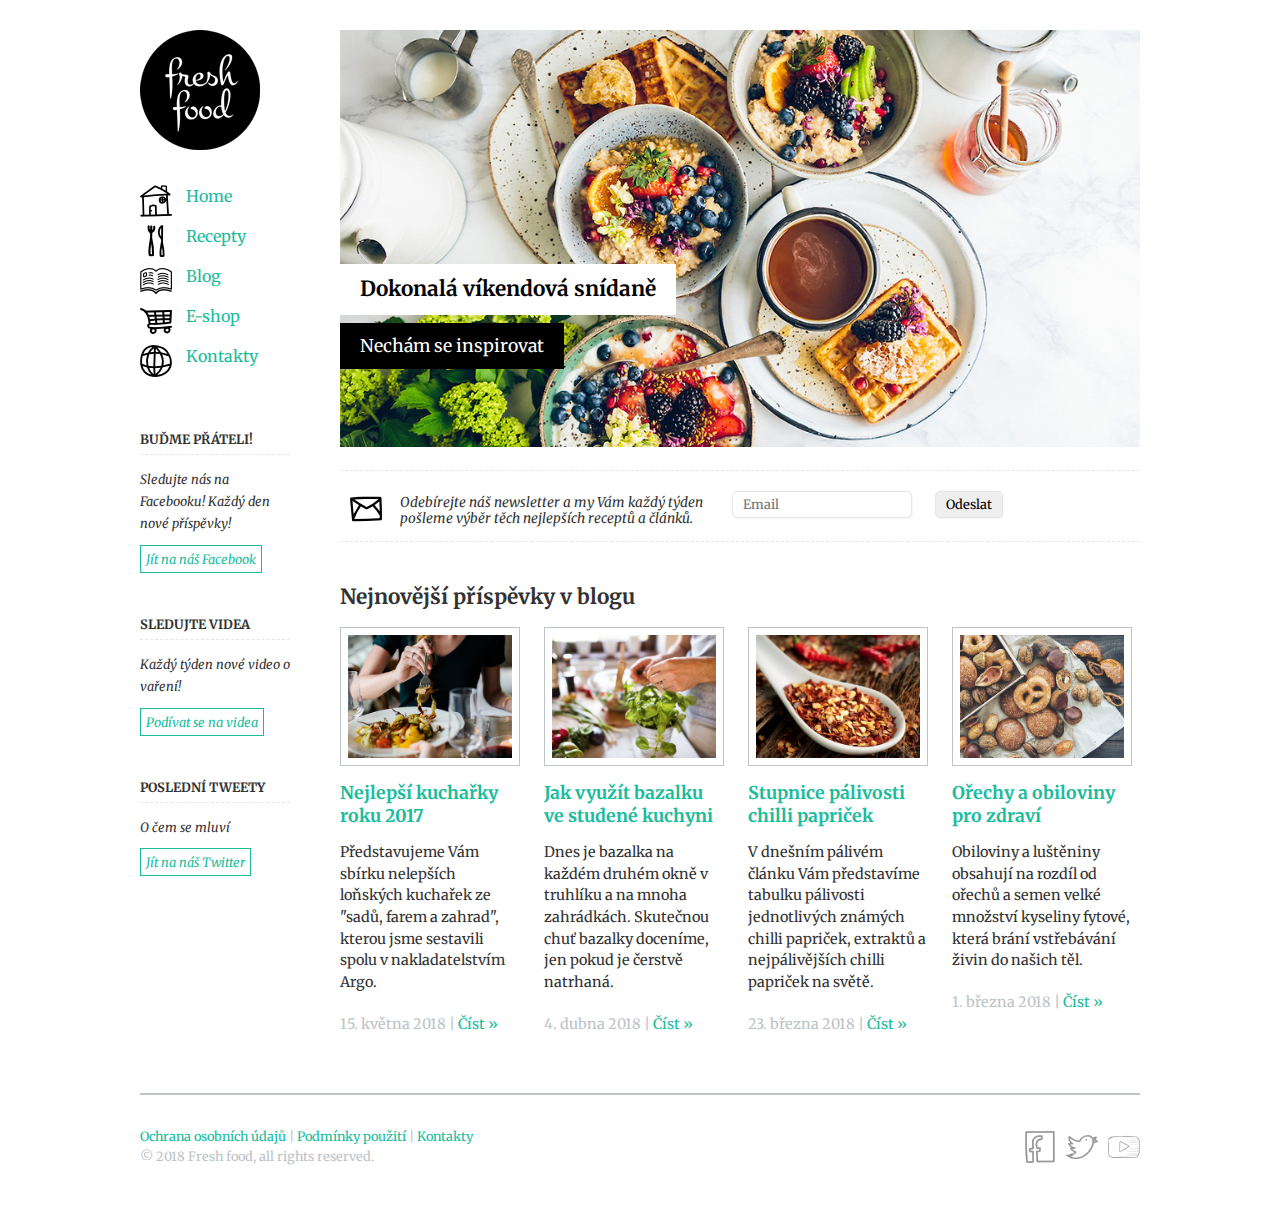
<file: index.html>
<!DOCTYPE html>

<head>
    <meta charset="utf-8">
    <link href="https://fonts.googleapis.com/css?family=Merriweather:300,300i,400,400i,700,700i&amp;subset=latin-ext" rel="stylesheet">
    <title>Fresh Food</title>

    <!--meta viewport kvůli responzivitě webu-->
    <meta name="viewport" content="width=device-width, initial-scale=1.0">

    <link rel="stylesheet" href="css/normalize.css">
    <link rel="stylesheet" href="css/style.css">
    <link rel="stylesheet" href="css/media%20-%20template.css">
    <link rel="stylesheet" href="css/dark_theme.css">
    <link rel="shortcut icon" type="image/ico" href="img/logo.png">
</head>

<body>
    <div id="wrap">
        <header>
            <h1 id="logo">Fresh Food</h1>
            <nav>
                <ul>
                    <li id="home"><a href="index.html">Home</a></li>
                    <li id="recepty"><a href="recepty.html">Recepty</a></li>
                    <li id="blogg"><a href="blog.html">Blog</a></li>
                    <li id="eshop"><a href="eshop.html">E-shop</a></li>
                    <li id="kontakty"><a href="kontakty.html">Kontakty</a></li>
                </ul>
            </nav>
        </header>

        <div id="content">

            <div id="uvod">
                <section id="slide">
                    <img src="img/slide1.png" alt="Vše o ...">
                    <a href="recepty.html">
                        <h1>Dokonalá víkendová snídaně</h1>
                        <h2>Nechám se inspirovat</h2>
                    </a>
                </section>
            </div>
            <!-- konec divu uvod -->


            <section id="newsletter">
                <p>Odebírejte náš newsletter a my Vám každý týden pošleme výběr těch nejlepších receptů a článků.</p>
                <form action="" method="" name="form">
                    <label for="email" class="hide">Email</label>
                    <input type="email" id="email" name="EMAIL" placeholder="Email">
                    <input type="submit" value="Odeslat" name="subscribe" id="submit">
                </form>
            </section>


 <h1 class="blog-h1">Nejnovější příspěvky v blogu</h1>
        <section id="blog">

                <article>
                    <a href="clanek1.html">
                    <img src="img/clanek1.png" alt="image">
                    <h1 class="article-h1">Nejlepší kuchařky roku 2017</h1></a>
                    <p>Představujeme Vám sbírku nelepších loňských kuchařek ze "sadů, farem a zahrad", kterou jsme sestavili spolu v nakladatelstvím Argo.</p>
                    <p class="datum">15. května 2018 | <a href="clanek1.html"> Číst &raquo;</a></p>
                </article>


                <article>
                    <a href="clanek1.html">
                    <img src="img/clanek4.png" alt="image">
                    <h1>Jak využít bazalku ve studené kuchyni</h1></a>
                    <p>Dnes je bazalka na každém druhém okně v truhlíku a na mnoha zahrádkách. Skutečnou chuť bazalky doceníme, jen pokud je čerstvě natrhaná.</p>
                    <p class="datum">4. dubna 2018 | <a href="clanek1.html">Číst &raquo;</a></p>
                </article>

                <article>
                    <a href="clanek1.html">
                    <img src="img/clanek3.png" alt="image">
                    <h1>Stupnice pálivosti chilli papriček</h1></a>
                    <p>V dnešním pálivém článku Vám představíme tabulku pálivosti jednotlivých známých chilli papriček, extraktů a nejpálivějších chilli papriček na světě. </p>
                    <p class="datum">23. března 2018 | <a href="clanek1.html">Číst &raquo;</a></p>
                </article>

                <article>
                    <a href="clanek1.html">
                    <img src="img/clanek2.png" alt="image">
                    <h1>Ořechy a obiloviny pro zdraví</h1></a>
                    <p>Obiloviny a luštěniny obsahují na rozdíl od ořechů a semen velké množství kyseliny fytové, která brání vstřebávání živin do našich těl.</p>
                    <p class="datum">1. března 2018 | <a href="clanek1.html">Číst &raquo;</a></p>
                </article>
            </section>



        </div>
        <!-- konec divu content -->



        <!-- sociální sítě aside -->
        <aside id="bocni">

            <section class="facebook">
                <h1>Buďme přáteli!</h1>
                <p>Sledujte nás na Facebooku! Každý den nové příspěvky!</p>
                <p><a href="http://www.facebook.com/" class="button" target="_blank">Jít na náš Facebook</a></p>
            </section>

            <section class="yt">
                <h1>Sledujte videa</h1>
                <p>Každý týden nové video o vaření! </p>
                <p><a href="http://www.youtube.com/" class="button" target="_blank">Podívat se na videa</a></p>
            </section>

            <section class="twitter">
                <h1>Poslední Tweety</h1>
                <p>O čem se mluví</p>
                <p><a href="http://twitter.com/" class="button" target="_blank">Jít na náš Twitter</a></p>
            </section>
        </aside>








        <footer id="paticka" class="clear">
            <div class="copyright">
                <p><a href="">Ochrana osobních údajů</a> |
                    <a href="">Podmínky použití</a> |
                    <a href="">Kontakty</a>

                    <br />&copy; 2018 Fresh food, all rights reserved.</p>
            </div>
            <div class="social">
                <ul>
                    <li class="facebook"><a href="http://www.facebook.com/" target="_blank">Facebook</a></li>
                    <li class="twitter"><a href="http://twitter.com/" target="_blank">Twitter</a></li>
                    <li class="youtube"><a href="http://www.youtube.com" target="_blank">Youtube</a></li>
                </ul>
            </div>
        </footer>




    </div>
    <!-- konec divu wrap -->
</body>

</html>
</file>
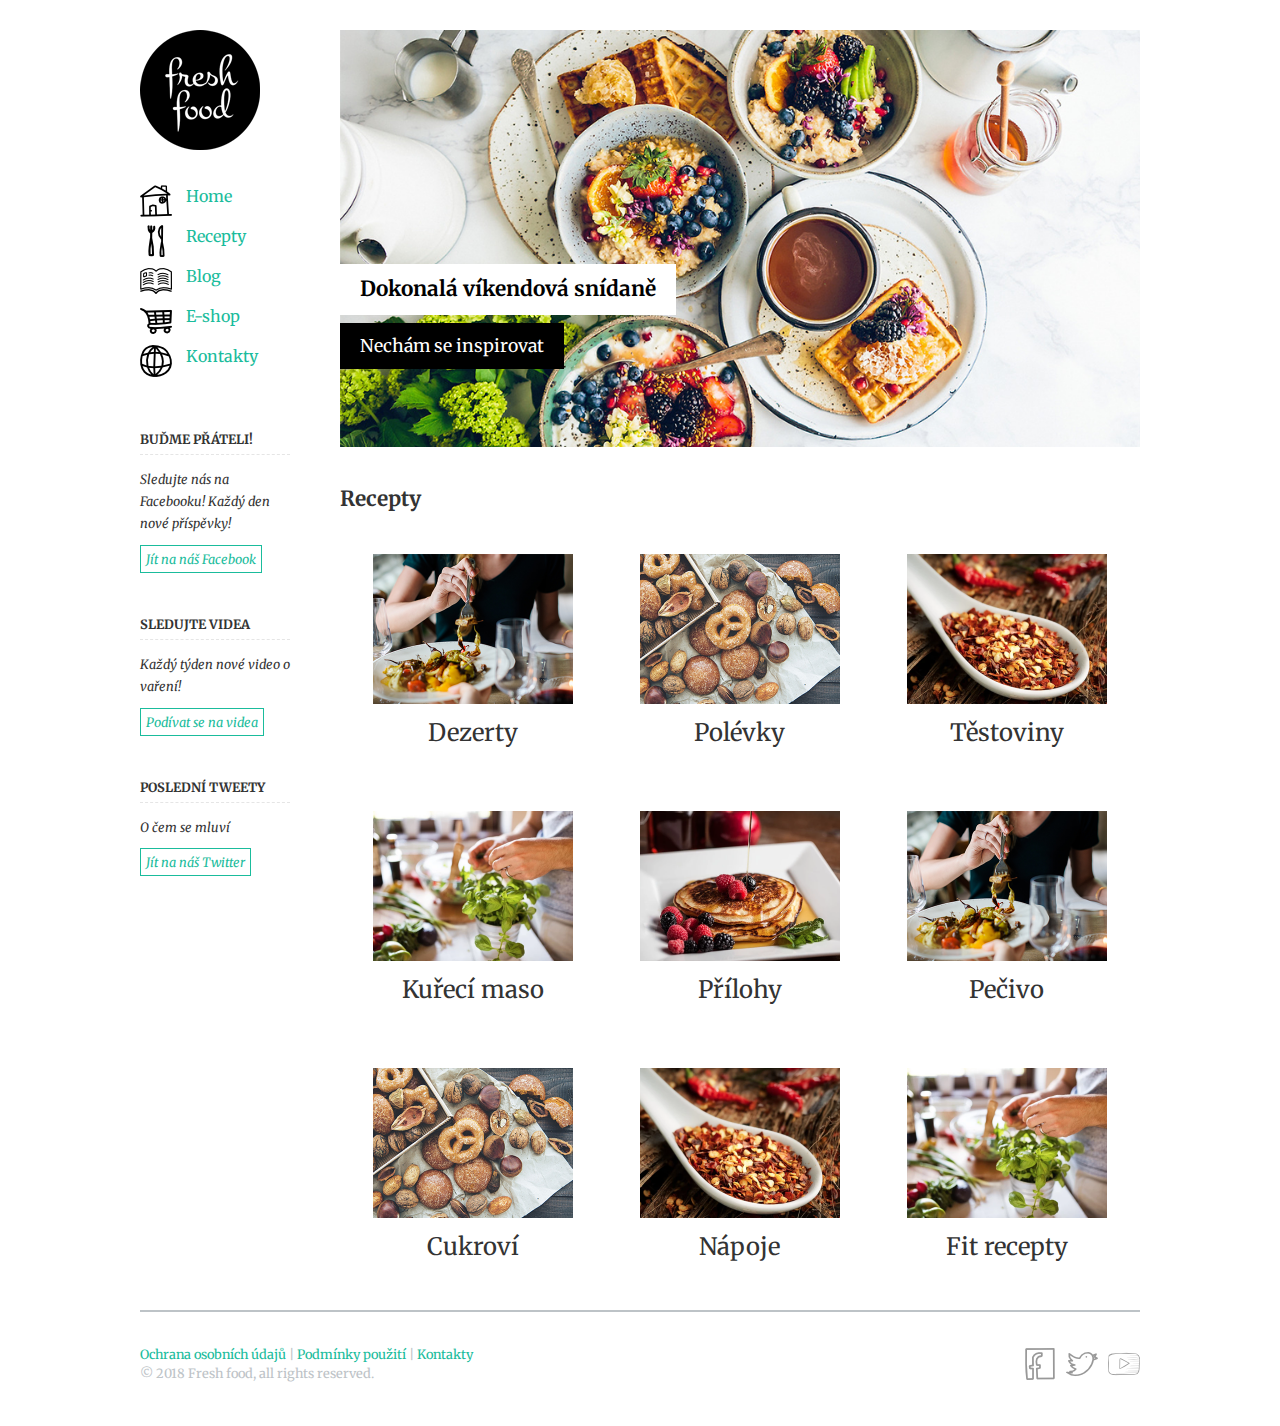
<file: recepty.html>
<!DOCTYPE html>

<head>
    <meta charset="utf-8">
    <link href="https://fonts.googleapis.com/css?family=Merriweather:300,300i,400,400i,700,700i&amp;subset=latin-ext"
          rel="stylesheet">
    <title>Fresh Food</title>

    <!--meta viewport kvůli responzivitě webu-->
    <meta name="viewport" content="width=device-width, initial-scale=1.0">

    <link rel="stylesheet" href="css/normalize.css">
    <link rel="stylesheet" href="css/style.css">
    <link rel="stylesheet" href="css/media%20-%20template.css">
    <link rel="stylesheet" href="css/dark_theme.css">
    <link rel="shortcut icon" type="image/ico" href="img/logo.png">
</head>

<body>
<div id="wrap">
    <header>
        <h1 id="logo">Fresh Food</h1>
        <nav>
            <ul>
                <li id="home"><a href="index.html">Home</a></li>
                <li id="recepty"><a href="recepty.html">Recepty</a></li>
                <li id="blogg"><a href="blog.html">Blog</a></li>
                <li id="eshop"><a href="eshop.html">E-shop</a></li>
                <li id="kontakty"><a href="kontakty.html">Kontakty</a></li>
            </ul>
        </nav>
    </header>

    <div id="content">
        <div id="uvod">
            <section id="slide">
                <img src="img/slide1.png" alt="Vše o ...">
                <a href="recepty.html">
                    <h1>Dokonalá víkendová snídaně</h1>
                    <h2>Nechám se inspirovat</h2>
                </a>
            </section>
        </div>
        <h1 class="recepty">Recepty</h1>

        <div class="flexbox">
            <div class="box"><img src="img/clanek1.png" class="recept">
                <div class="popisek">Dezerty</div>
            </div>
            <div class="box"><img src="img/clanek2.png" class="recept">
                <div class="popisek">Polévky</div>
            </div>
            <div class="box"><img src="img/clanek3.png" class="recept">
                <div class="popisek">Těstoviny</div>
            </div>

            <div class="box"><img src="img/clanek4.png" class="recept">
                <div class="popisek">Kuřecí maso</div>
            </div>
            <div class="box"><img src="img/clanek5.png" class="recept">
                <div class="popisek">Přílohy</div>
            </div>
            <div class="box"><img src="img/clanek1.png" class="recept">
                <div class="popisek">Pečivo</div>
            </div>
            <div class="box"><img src="img/clanek2.png" class="recept">
                <div class="popisek">Cukroví</div>
            </div>
            <div class="box"><img src="img/clanek3.png" class="recept">
                <div class="popisek">Nápoje</div>
            </div>
            <div class="box"><img src="img/clanek4.png" class="recept">
                <div class="popisek">Fit recepty</div>
            </div>
        </div>


    </div>
    <!-- konec divu content -->


    <!-- sociální sítě aside -->
    <aside id="bocni">

        <section class="facebook">
            <h1>Buďme přáteli!</h1>
            <p>Sledujte nás na Facebooku! Každý den nové příspěvky!</p>
            <p><a href="http://www.facebook.com/" class="button" target="_blank">Jít na náš Facebook</a></p>
        </section>

        <section class="yt">
            <h1>Sledujte videa</h1>
            <p>Každý týden nové video o vaření! </p>
            <p><a href="http://www.youtube.com/" class="button" target="_blank">Podívat se na videa</a></p>
        </section>

        <section class="twitter">
            <h1>Poslední Tweety</h1>
            <p>O čem se mluví</p>
            <p><a href="http://twitter.com/" class="button" target="_blank">Jít na náš Twitter</a></p>
        </section>
    </aside>


    <footer id="paticka" class="clear">
        <p><a href="">Ochrana osobních údajů</a> |
            <a href="">Podmínky použití</a> |
            <a href="">Kontakty</a>

            <br/>&copy; 2018 Fresh food, all rights reserved.</p>
        <div class="social">
            <ul>
                <li class="facebook"><a href="http://www.facebook.com/" target="_blank">Facebook</a></li>
                <li class="twitter"><a href="http://twitter.com/" target="_blank">Twitter</a></li>
                <li class="youtube"><a href="http://www.youtube.com" target="_blank">Youtube</a></li>
            </ul>
        </div>
    </footer>


</div>
<!-- konec divu wrap -->
</body>

</html>
</file>
<file: css/style.css>
/* BARVY  ---------------- */

/* 
ČERNÁ #000000
TYRKYSOVÁ #1abc9c
ORANŽOVÁ f39c12
BÍLÁ #ffffff
ŠEDÁ #bdc3c7

*/

/* OBECNÉ STYLY  ---------------- */

* {
    box-sizing: border-box;
}

body {
    width: 1060px;
    height: 100%;
    min-height: 100%;
    margin: 0 auto;
    padding: 30px;
    line-height: 1.5;
    color: #333;
    background: #FFF;
    font-family: 'Merriweather', Georgia, serif;
}

img {
    max-width: 100%;
}

.hide {
    display: none;
}

.clear {
    clear: both;
}

/* ODKAZY  ---------------- */

a,
a:link,
a:visited {
    text-decoration: none;
    color: #1abc9c;
}

a:hover,
a:focus {
    color: #f39c12;
}

#content a {
    transition: 0.3s;
}


/* STRUKTURA STRÁNKY  ---------------- */

#wrap {
    position: relative;
    width: 100%;
    height: 100%;
    margin: 0 auto;
    background: #fff;
}

#content {
    position: relative;
    float: right;
    width: 800px;
}


/* HLAVIČKA STRÁNKY  ---------------- */

header {
    float: left;
    width: 160px;
    margin-bottom: 25px;
}

#logo {
    display: block;
    margin: 0 0 30px 0;
    transition: 0.5s;
    width: 120px;
    height: 120px;
    text-indent: -999em;
    background: url("../img/logo-male.png") no-repeat 0 0;
}

#logo:hover {
    opacity: 0.8;
}

/* NAVIGACE  ---------------- */

nav {
    width: 160px;
    font-size: 1em;
}

nav ul {
    padding: 0;
}

nav li {
    display: block;
    line-height: 2em;
}

nav li a {
    display: block;
    height: 40px;
    padding-left: 46px;
    transition: 0.3s;
    background-position: 0 60%;
    background-repeat: no-repeat;
}

nav li a:hover {
    background-position: 5px 60%;
}

nav a:hover {
    color: #f39c12;
    font-style: italic;
}

/**#=id**/
nav #home a {
    background-image: url(../img/i-home.png);
}

nav #recepty a {
    background-image: url(../img/i-blog.png);
}

nav #blogg a {
    background-image: url(../img/i-recepty.png);
}

nav #eshop a {
    background-image: url(../img/i-cart.png);
}

nav #kontakty a {
    background-image: url(../img/i-kontakt.png);
}

/* UVODNI SLIDY  ---------------- */

#uvod {
    width: 100%;
    height: 440px;
}

#slide {
    position: relative;
}

#slideshow {
    position: relative;
}

#slideshow > div {
    position: absolute;

}

#uvod h1 {
    position: absolute;
    left: 0;
    top: 220px;
    padding: 10px 20px;
    color: #000;
    background: #FFF;
    font-size: 1.5em;
}

#uvod h2 {
    position: absolute;
    left: 0;
    top: 278px;
    padding: 10px 20px;
    color: #fff;
    background: #000;
    font-size: 1.1em;
    font-weight: normal;
}

#uvod a:hover h1,
#uvod a:hover h2 {
    transition: 0.5s;
}

#uvod a:hover h1,
#uvod a:hover h2 {
    opacity: 0.8;
}


/* newsletter  ---------------- */

#newsletter {
    min-height: 72px;
    margin-bottom: 40px;
    border-top: 1px dashed #E5E5E5;
    border-bottom: 1px dashed #E5E5E5;
    line-height: 1em;
    background: url(../img/i-news.png) no-repeat 10px 22px;
}

#newsletter p {
    float: left;
    width: 49%;
    padding: 10px 20px 0 60px;
    font-size: 0.85em;
    font-style: italic;
}

#newsletter form {
    float: left;
    display: inline-block;
    margin-top: 20px;
    display: inline;
    font-size: 0.8em;
}

#newsletter input {
    border-radius: 5px;
    border: 1px solid #E5E5E5;
    box-shadow: 1px 1px 2px #F5F5F5;
    transition: 0.3s;
    padding: 5px 10px;
}

#newsletter input:hover {
    background-color: #1abc9c;
    border-color: #1abc9c;
    color: #fff;
}

#newsletter input#email {
    width: 180px;
}

#newsletter #submit {
    margin-left: 20px;
}


/* BLOG  ---------------- */
#content h1 {
    font-size: 1.3em;
}

#blog {
    width: 100%;
    clear: both;
    margin-bottom: 18px;
    overflow: hidden;
}


#blog article {
    float: left;
    width: 22.5%;
    margin: 0 24px 25px 0;
}

#blog article img {
    width: 100%;
    background: #FFF;
    overflow: hidden;
    padding: 7px;
    border: 1px solid #bdc3c7;
    transition: 0.5s;
}

#blog article img:hover {
    background: #FFF;
    border: 1px solid #bdc3c7;
    opacity: 0.8;
    transform: scale(1.02);
}

#blog article:nth-child(4) {
    margin-right: 0;
}

#blog article h1 {
    margin: 10px 0 10px;
    line-height: 1.3em;
    font-size: 1.1em;
}

#blog article p {
    font-size: 0.9em;

}

#blog article p.datum {
    margin-top: 20px;
    color: #bdc3c7;
}


div.flexbox {
    margin: 0;
    margin-top: 10px;
    margin-bottom: 10px;
    display: flex;
    justify-content: space-around; /*rovnoměrné rozložení (kolem)*/
    align-items: stretch; /*default*/
    flex-wrap: wrap;
    flex-direction: row; /*default*/
    height: 100%;


}


/*flex-items= jednotlivé položky, boxíky*/
div.box {;
    text-align: center;
    margin: 25px;
    width: 200px;
}

div.popisek {
    margin-top: 5px;
    margin-bottom: 10px;
    font-size: 24px;
}

img.recept {
    width: 100%
}

div.box:hover {
    color: rgb(79, 140, 138);
    opacity: 0.8;
}


/* ASIDE  soc. sítě  ---------------- */

aside {
    float: left;
    width: 160px;
}

aside section {
    display: block;
    margin-bottom: 45px;
    padding-right: 10px;
}

aside section h1 {
    padding-bottom: 5px;
    text-transform: uppercase;
    font-size: 0.8em;
    border-bottom: 1px dashed #E5E5E5;
}

aside section p {
    margin-bottom: 10px;
    line-height: 1.75em;
    font-size: 0.8em;
    font-style: italic;
}

aside a {
    width: 100%;
    padding: 5px;
    border: 1px solid #1abc9c;
    transition: 0.3s;
}

aside a:hover {
    border: 1px solid #bdc3c7;
    color: #bdc3c7;
}

/* FOOTER    ---------------- */

footer {
    clear: both;
    position: relative;
    min-height: 70px;
    padding-top: 20px;
    border-top: 2px solid #bdc3c7;
    color: #bdc3c7;
}

footer p {
    font-size: 0.8em;
}

footer .social {
    position: absolute;
    top: 20px;
    right: 0px;
}

footer .social li {
    margin-left: 10px;
    float: left;
    display: inline;
}

footer .social li a {
    text-indent: -999em;
    display: block;
    width: 32px;
    height: 32px;
    transition: opacity 0.3s;
    opacity: 0.4;
}

footer .social li a:hover {
    opacity: 1;
}

footer .twitter a {
    background: url(../img/tw.png) no-repeat;
}

footer .facebook a {
    background: url(../img/fb.png) no-repeat;
}

footer .youtube a {
    background: url(../img/yt.png) no-repeat;
}
</file>
<file: css/dark_theme.css>
:root {
    --background-color: #333333;
    --default-padding: 15px;
}

@media (prefers-color-scheme: dark) {
    body {
        background-color: #3e3e3e;
        color: #e0e0e0;
    }

    #wrap {
        background-color: #3e3e3e;
    }

    #slide h1 {
        color: #fff;
        background-color: #7c7c7c;
    }

    #blog article img {
        background-color: #494949;
        border: 1px solid #1e1e1e;
    }

    #newsletter {
        border-top: 1px dashed #000000;
        border-bottom: 1px dashed #212121;
    }

    #newsletter input {
        color: #000000;
        background-color: #b4b4b4;
        border: 1px solid #232323;
        box-shadow: 1px 1px 2px #0e0e0e;
    }

    aside section h1 {
        border-bottom: 1px dashed #151515;
    }

    aside a {
        border: 1px solid #1abc9c;
    }

    .button {
        background-color: #235046;
    }

    footer {
        border-top: 2px solid #2a2a2a;
    }
}
</file>
